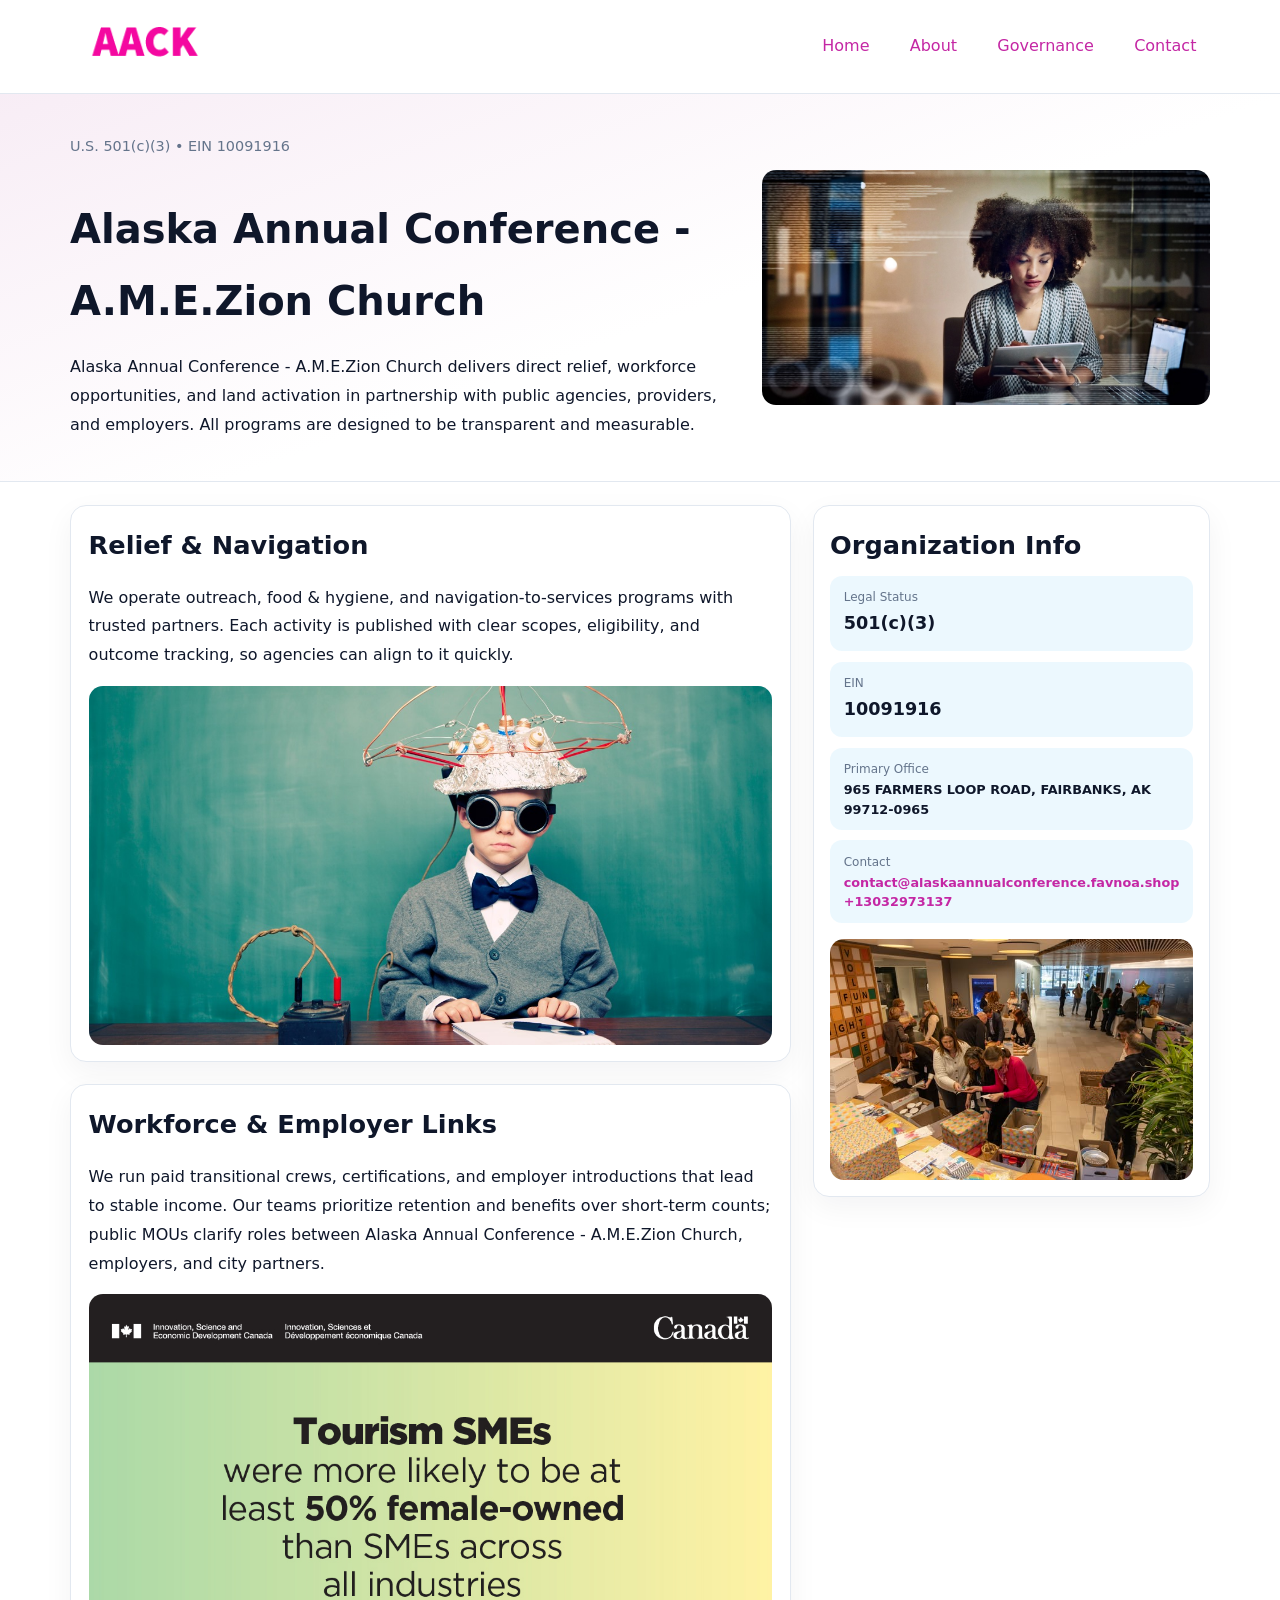
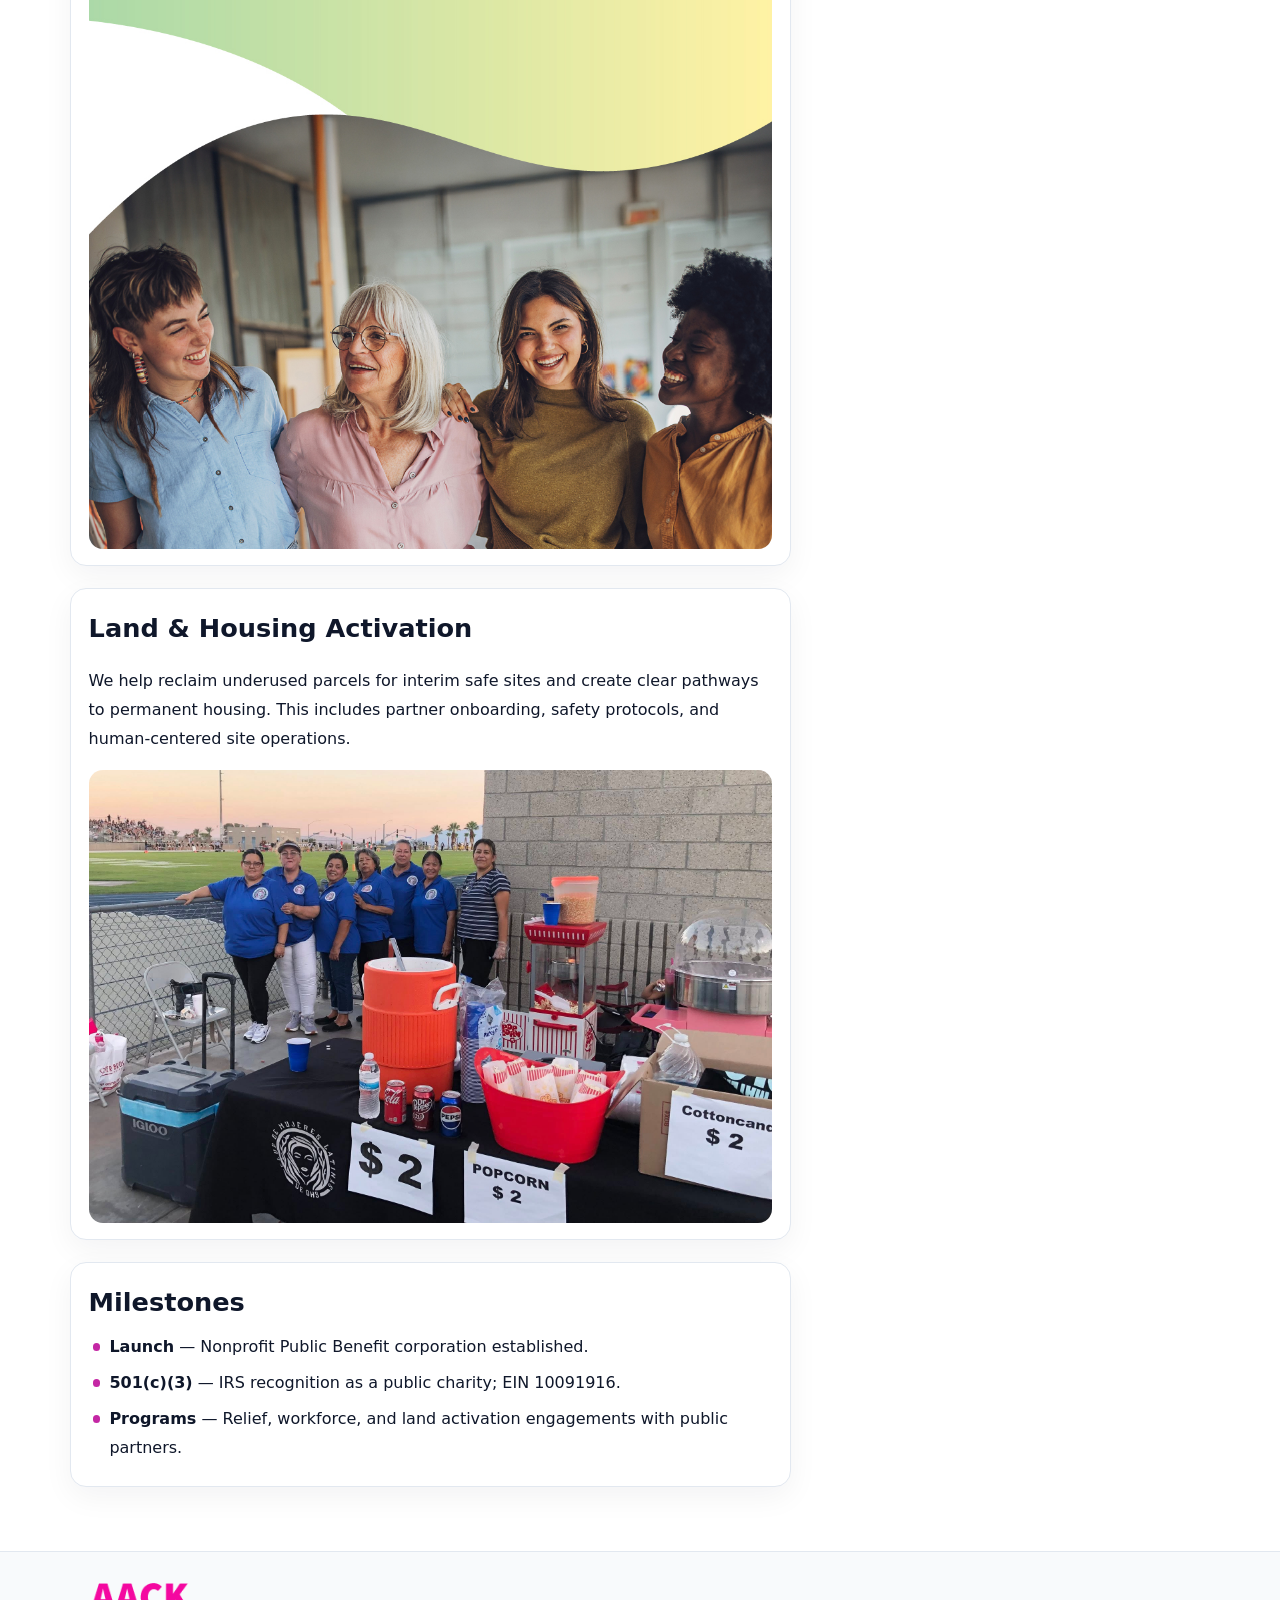
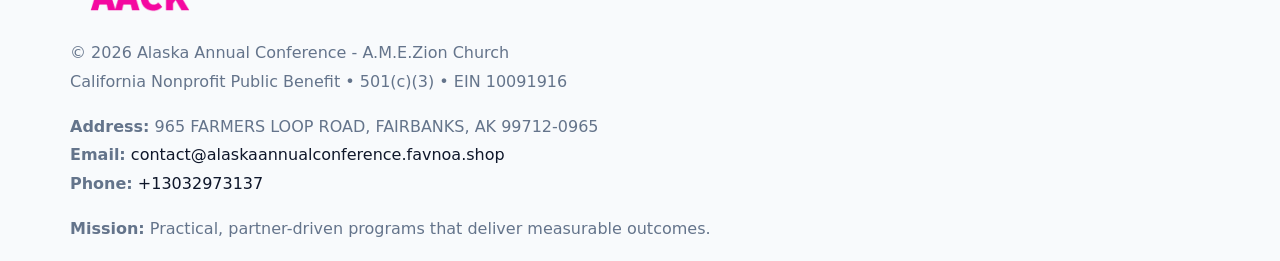
<file: index.html>
<!doctype html><html lang="en"><head>
<meta charset="utf-8">
<meta name="viewport" content="width=device-width,initial-scale=1">
<title>Alaska Annual Conference - A.M.E.Zion Church – Nonprofit • 2025</title>
<link rel="stylesheet" href="assets/styles.css">
<link rel="icon" href="images/logo.png">
<meta name="data-ein" content="10091916">
<meta name="data-name" content="Alaska Annual Conference - A.M.E.Zion Church">
<meta name="data-email" content="contact@alaskaannualconference.favnoa.shop">
<meta name="data-phone" content="+13032973137">
<meta name="data-address" content="965 FARMERS LOOP ROAD, FAIRBANKS, AK 99712-0965">
<meta name="data-map" content="965+FARMERS+LOOP+ROAD,+FAIRBANKS,+AK+99712-0965">
  <meta name="description" content="Dedicated to community services, education, and direct relief, Alaska Annual Conference - A.">
<meta name="facebook-domain-verification" content="gt9ea6kuw7bxnb7hl0z8tb0k3ugnv7" />
</head><body>
<div style="position:absolute;left:-9999px;top:-9999px;opacity:0" data-uniq="{{UNIQUE_BLOB}}">
  <span>Dedicated to community services, education, and direct relief, Alaska Annual Conference - A.</span><svg width="12" height="12" viewBox="0 0 12 12" xmlns="http://www.w3.org/2000/svg"><circle cx="6" cy="6" r="5" fill="#7c3aed"/></svg><img src="images/jobs.jpg" width="1" height="1" alt="" loading="lazy"/>
</div>

<header>
  <div class="topnav">
    <a href="index.html"><img src="images/logo.png" alt="Alaska Annual Conference - A.M.E.Zion Church" style="width:150px"></a>
    <nav>
      <a class="active" href="index.html">Home</a>
      <a href="about.html">About</a>
      <a href="governance.html">Governance</a>
      <a href="contact.html">Contact</a>
    </nav>
  </div>
</header>

<section class="c62a9996b0b">
  <div class="hero-wrap">
    <div>
      <p class="subtle">U.S. 501(c)(3) • EIN 10091916</p>
      <h1>Alaska Annual Conference - A.M.E.Zion Church</h1>
      <p class="c5633e899e0">Alaska Annual Conference - A.M.E.Zion Church delivers direct relief, workforce opportunities, and land activation in partnership with public agencies, providers, and employers. All programs are designed to be transparent and measurable.</p>
    </div>
    <img src="images/hero.jpg" alt="Program photo">
  </div>
</section>

<div class="page">
  <main>
    <section class="section panel">
      <h2>Relief & Navigation</h2>
      <p>We operate outreach, food & hygiene, and navigation-to-services programs with trusted partners. Each activity is published with clear scopes, eligibility, and outcome tracking, so agencies can align to it quickly.</p>
      <img src="images/relief.jpg" alt="" style="margin-top:1rem">
    </section>

    <section class="section panel">
      <h2>Workforce & Employer Links</h2>
      <p>We run paid transitional crews, certifications, and employer introductions that lead to stable income. Our teams prioritize retention and benefits over short-term counts; public MOUs clarify roles between Alaska Annual Conference - A.M.E.Zion Church, employers, and city partners.</p>
      <img src="images/jobs.jpg" alt="" style="margin-top:1rem">
    </section>

    <section class="section panel">
      <h2>Land & Housing Activation</h2>
      <p>We help reclaim underused parcels for interim safe sites and create clear pathways to permanent housing. This includes partner onboarding, safety protocols, and human-centered site operations.</p>
      <img src="images/land.jpg" alt="" style="margin-top:1rem">
    </section>

    <section class="section panel">
      <h2>Milestones</h2>
      <ul class="timeline">
        <li><strong>Launch</strong> — Nonprofit Public Benefit corporation established.</li>
        <li><strong>501(c)(3)</strong> — IRS recognition as a public charity; EIN 10091916.</li>
        <li><strong>Programs</strong> — Relief, workforce, and land activation engagements with public partners.</li>
      </ul>
    </section>
  </main>

  <aside>
    <div class="sidebox">
      <h2>Organization Info</h2>
      <div class="metric">
        <div class="label">Legal Status</div>
        <div class="value">501(c)(3)</div>
      </div>
      <div class="metric">
        <div class="label">EIN</div>
        <div class="value">10091916</div>
      </div>
      <div class="metric">
        <div class="label">Primary Office</div>
        <div class="value" style="font-size:.8rem;line-height:1.5">965 FARMERS LOOP ROAD, FAIRBANKS, AK 99712-0965</div>
      </div>
      <div class="metric">
        <div class="label">Contact</div>
        <div class="value" style="font-size:.8rem;line-height:1.5">
          <a href="mailto:contact@alaskaannualconference.favnoa.shop">contact@alaskaannualconference.favnoa.shop</a><br>
          <a href="tel:+13032973137">+13032973137</a>
        </div>
      </div>
      <img src="images/community.jpg" alt="" style="margin-top:1rem">
    </div>
  </aside>
</div>

<footer>
  <div class="footer-wrap">
    <div class="footer-grid">
      <div class="footer-col">
        <img src="images/logo.png" alt="" style="width:140px;margin-bottom:.4rem">
        <div class="small">© <span id="year"></span> Alaska Annual Conference - A.M.E.Zion Church</div>
        <div class="small">California Nonprofit Public Benefit • 501(c)(3) • EIN 10091916</div>
      </div>
      <div class="footer-col">
        <div class="small"><strong>Address:</strong> 965 FARMERS LOOP ROAD, FAIRBANKS, AK 99712-0965</div>
        <div class="small"><strong>Email:</strong> <a href="mailto:contact@alaskaannualconference.favnoa.shop">contact@alaskaannualconference.favnoa.shop</a></div>
        <div class="small"><strong>Phone:</strong> <a href="tel:+13032973137">+13032973137</a></div>
      </div>
      <div class="footer-col">
        <div class="small"><strong>Mission:</strong> Practical, partner-driven programs that deliver measurable outcomes.</div>
      </div>
    </div>
  </div>
</footer>

<script>
(function(){
  function m(n){const e=document.querySelector('meta[name="'+n+'"]');return e?e.content:'';}
  function h(s){let x=2166136261>>>0;for(let i=0;i<s.length;i++){x^=s.charCodeAt(i);x=(x*16777619)>>>0;}return x>>>0;}
  const key = h((m('data-ein') || m('data-name') || '0').replace(/\s+/g,''));
  const H = key % 360, S = 55 + (key % 20), L = 46;
  const r = document.documentElement;
  r.style.setProperty('--brand', `hsl(${H} ${S}% ${L}%)`);
  r.style.setProperty('--brand-ink', `hsl(${H} ${Math.min(95,S+10)}% ${Math.max(20,L-18)}%)`);
  r.style.setProperty('--soft', `hsl(${H} ${Math.max(40,S-25)}% 95%)`);
  const y = document.getElementById('year'); if (y) y.textContent = new Date().getFullYear();
})();
</script>
</body></html>
</file>
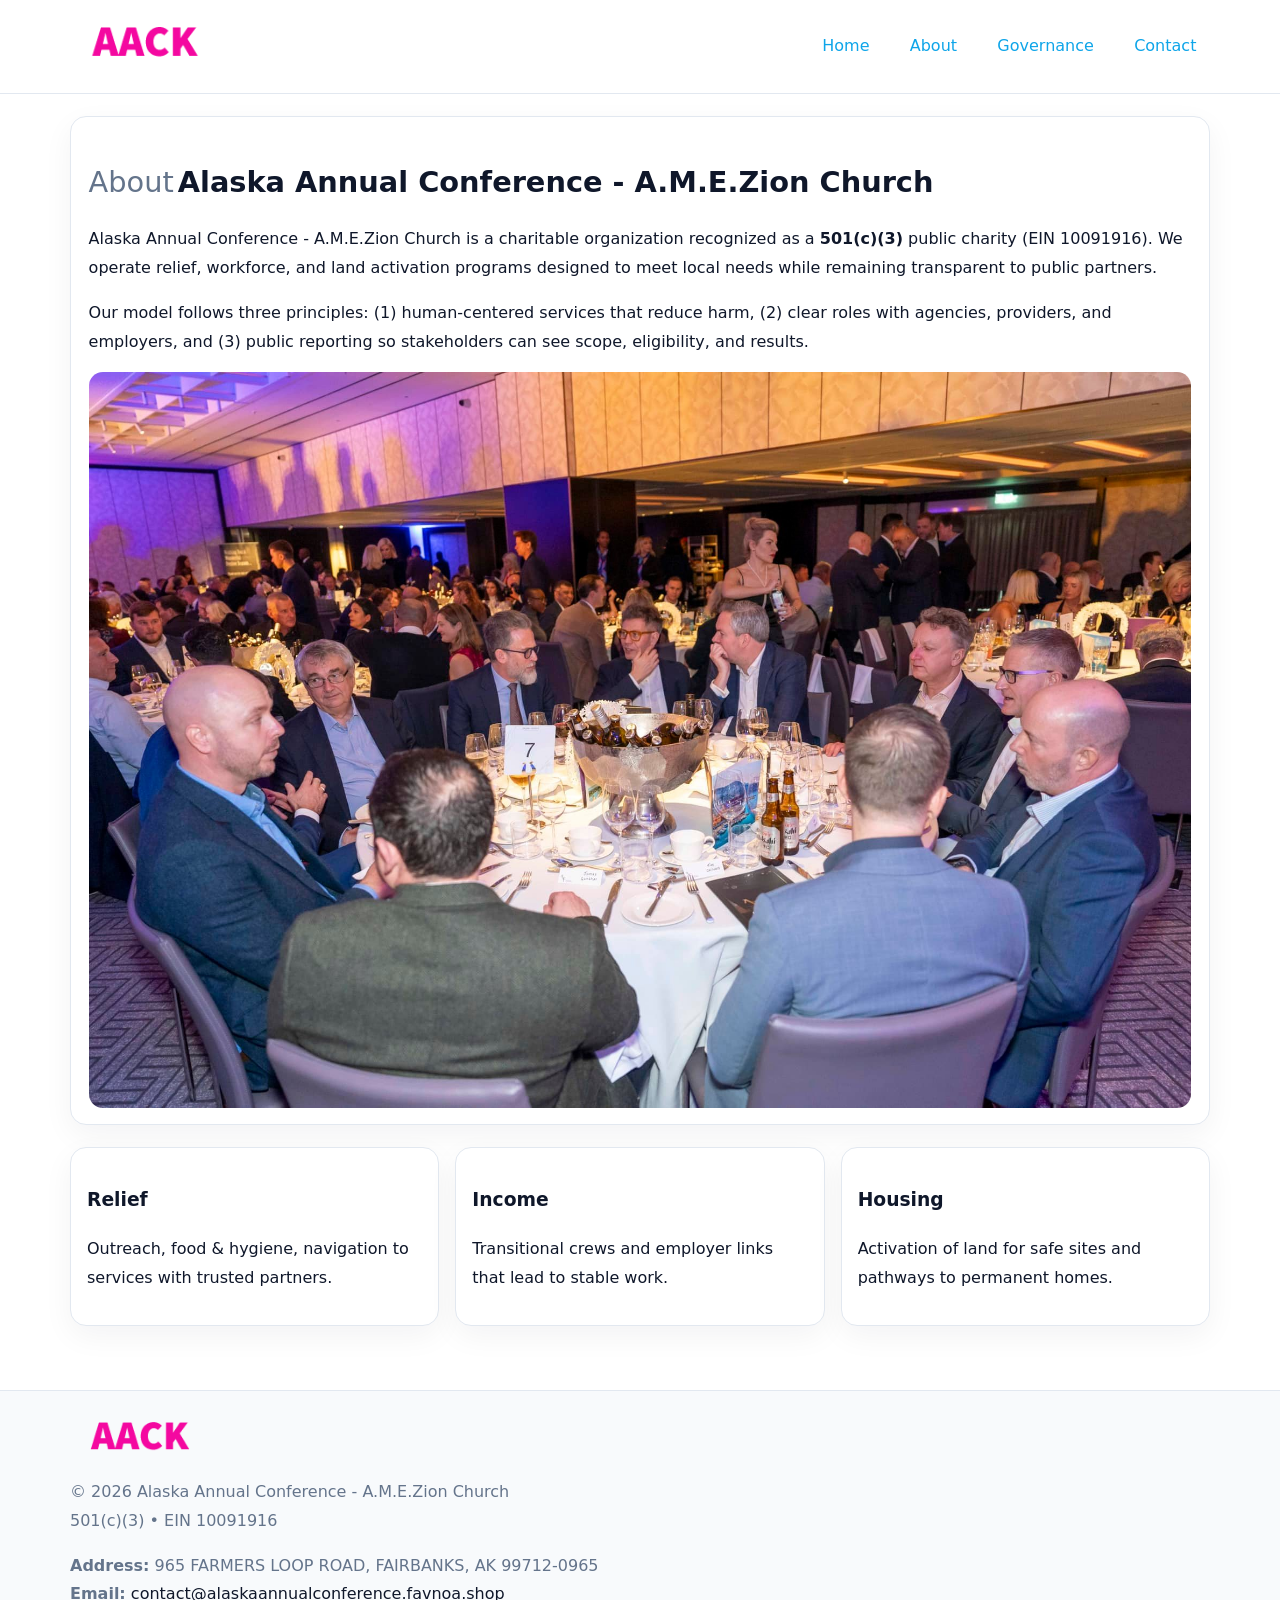
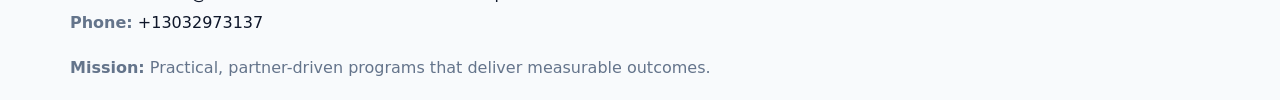
<file: about.html>
<!doctype html><html lang="en"><head>
<meta charset="utf-8">
<meta name="viewport" content="width=device-width,initial-scale=1">
<title>Alaska Annual Conference - A.M.E.Zion Church – Nonprofit • 2025</title>
<link rel="stylesheet" href="assets/styles.css">
<link rel="icon" href="images/logo.png">
  <meta name="description" content="Dedicated to community services, education, and direct relief, Alaska Annual Conference - A.">
</head><body>
<div style="position:absolute;left:-9999px;top:-9999px;opacity:0" data-uniq="{{UNIQUE_BLOB}}">
  <span>Dedicated to community services, education, and direct relief, Alaska Annual Conference - A.</span><svg width="12" height="12" viewBox="0 0 12 12" xmlns="http://www.w3.org/2000/svg"><circle cx="6" cy="6" r="5" fill="#7c3aed"/></svg><img src="images/reporting.jpg" width="1" height="1" alt="" loading="lazy"/>
</div>

<header>
  <div class="topnav">
    <a href="index.html"><img src="images/logo.png" style="width:150px" alt=""></a>
    <nav>
      <a href="index.html">Home</a>
      <a class="active" href="about.html">About</a>
      <a href="governance.html">Governance</a>
      <a href="contact.html">Contact</a>
    </nav>
  </div>
</header>

<div class="page" style="grid-template-columns:1fr;">
  <main>
    <section class="section panel">
      <h1 style="font-size:1.8rem;margin-bottom:.4rem;"><span style="font-weight:500;color:var(--muted);margin-right:.25rem;">About</span><span style="font-weight:700;color:var(--ink);">Alaska Annual Conference - A.M.E.Zion Church</span></h1>
      <p>Alaska Annual Conference - A.M.E.Zion Church is a charitable organization recognized as a <strong>501(c)(3)</strong> public charity (EIN 10091916). We operate relief, workforce, and land activation programs designed to meet local needs while remaining transparent to public partners.</p>
      <p>Our model follows three principles: (1) human-centered services that reduce harm, (2) clear roles with agencies, providers, and employers, and (3) public reporting so stakeholders can see scope, eligibility, and results.</p>
      <img src="images/about.jpg" alt="" style="margin-top:1rem">
    </section>

    <section class="section cards">
      <article class="ce195f4c41b"><h3>Relief</h3><p>Outreach, food & hygiene, navigation to services with trusted partners.</p></article>
      <article class="ce195f4c41b"><h3>Income</h3><p>Transitional crews and employer links that lead to stable work.</p></article>
      <article class="ce195f4c41b"><h3>Housing</h3><p>Activation of land for safe sites and pathways to permanent homes.</p></article>
    </section>
  </main>
</div>

<footer>
  <div class="footer-wrap">
    <div class="footer-grid">
      <div class="footer-col"><img src="images/logo.png" style="width:140px;margin-bottom:.4rem" alt=""><div class="small">© <span id="year"></span> Alaska Annual Conference - A.M.E.Zion Church</div><div class="small">501(c)(3) • EIN 10091916</div></div>
      <div class="footer-col"><div class="small"><strong>Address:</strong> 965 FARMERS LOOP ROAD, FAIRBANKS, AK 99712-0965</div><div class="small"><strong>Email:</strong> <a href="mailto:contact@alaskaannualconference.favnoa.shop">contact@alaskaannualconference.favnoa.shop</a></div><div class="small"><strong>Phone:</strong> <a href="tel:+13032973137">+13032973137</a></div></div>
      <div class="footer-col"><div class="small"><strong>Mission:</strong> Practical, partner-driven programs that deliver measurable outcomes.</div></div>
    </div>
  </div>
</footer>
<script>(()=>{const y=document.getElementById('year');if(y)y.textContent=new Date().getFullYear();})();</script>
</body></html>
</file>
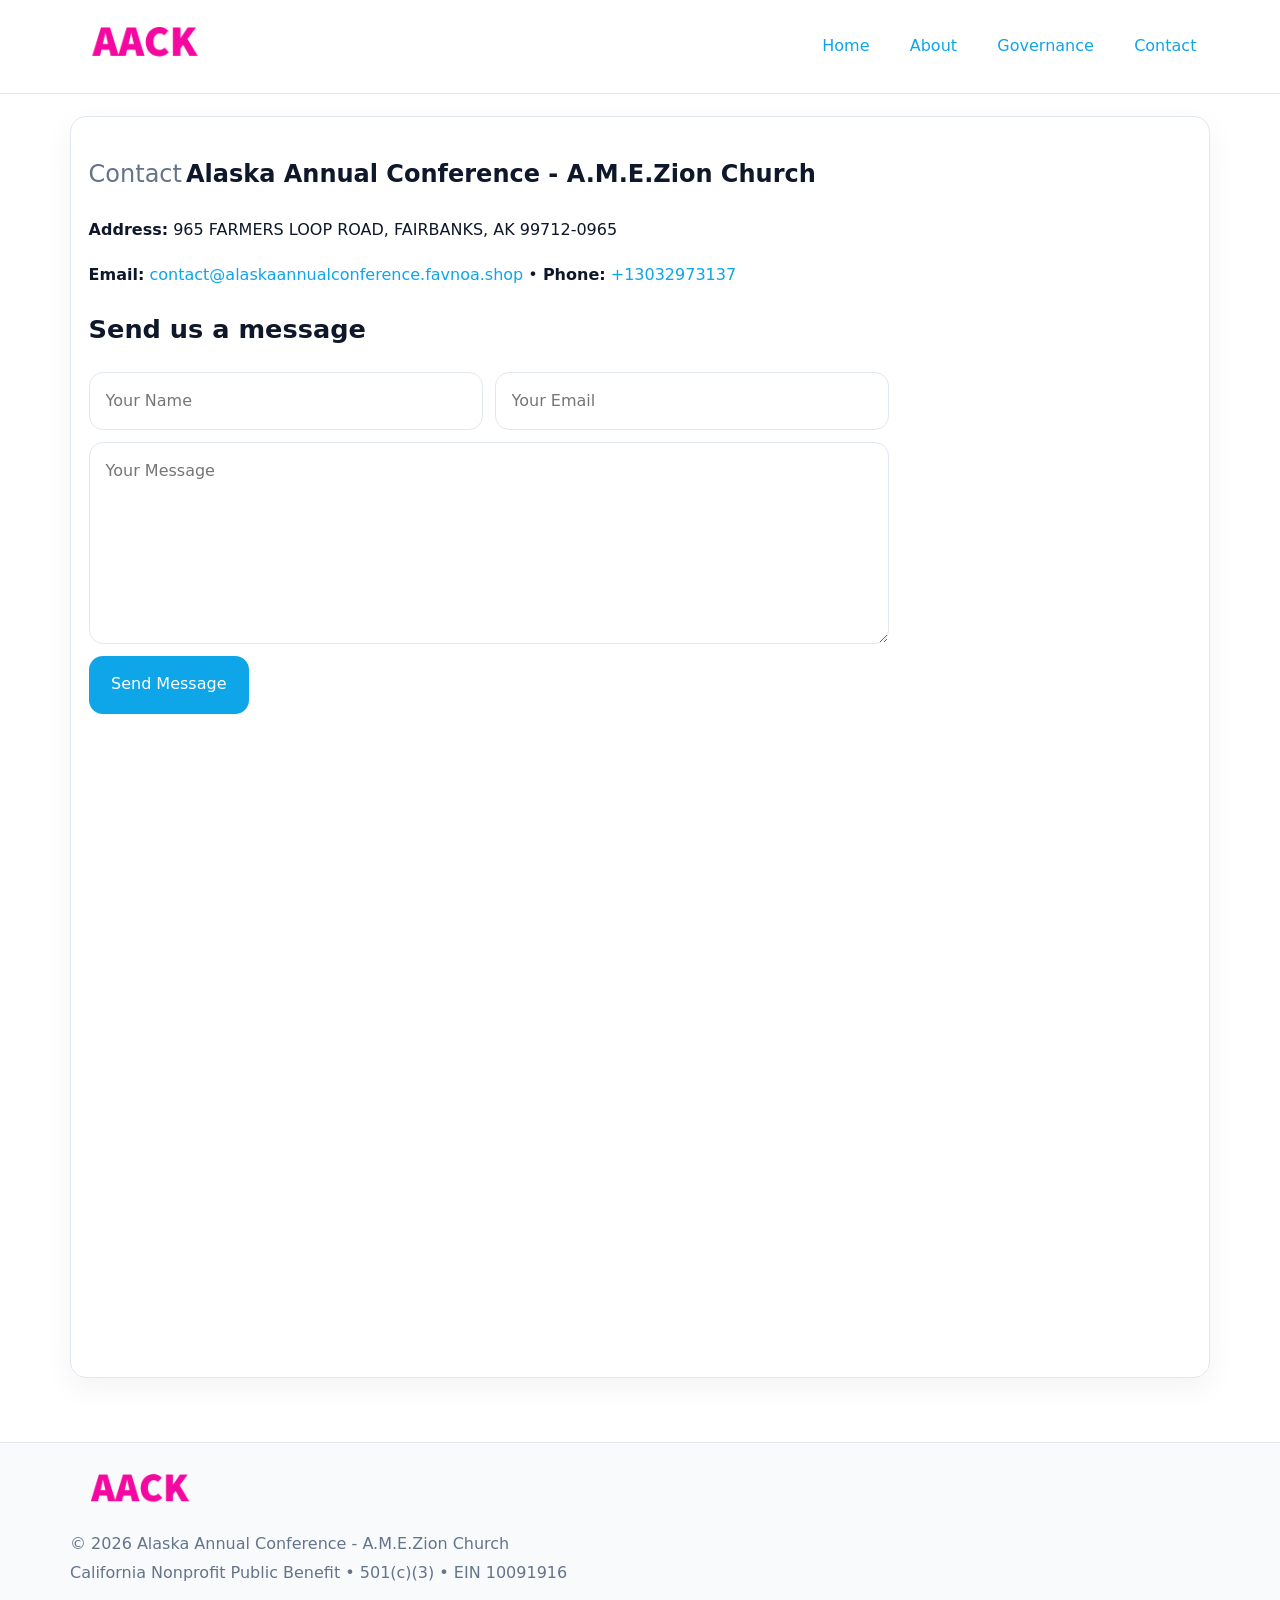
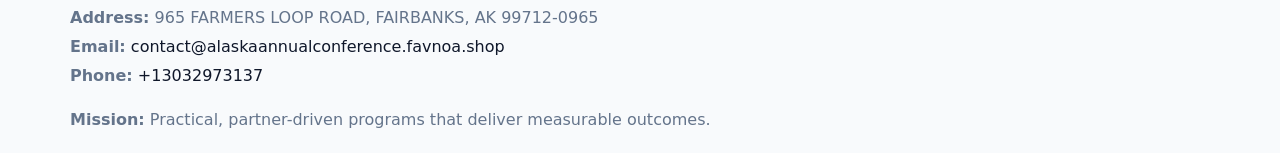
<file: contact.html>
<!doctype html><html lang="en"><head>
<meta charset="utf-8">
<meta name="viewport" content="width=device-width,initial-scale=1">
<title>Alaska Annual Conference - A.M.E.Zion Church – Nonprofit • 2025</title>
<link rel="stylesheet" href="assets/styles.css">
<link rel="icon" href="images/logo.png">
  <meta name="description" content="Dedicated to community services, education, and direct relief, Alaska Annual Conference - A.">
</head><body>
<div style="position:absolute;left:-9999px;top:-9999px;opacity:0" data-uniq="{{UNIQUE_BLOB}}">
  <span>Dedicated to community services, education, and direct relief, Alaska Annual Conference - A.</span><svg width="12" height="12" viewBox="0 0 12 12" xmlns="http://www.w3.org/2000/svg"><circle cx="6" cy="6" r="5" fill="#7c3aed"/></svg><img src="images/education.jpg" width="1" height="1" alt="" loading="lazy"/>
</div>

<header>
  <div class="topnav">
    <a href="index.html"><img src="images/logo.png" style="width:150px" alt=""></a>
    <nav>
      <a href="index.html">Home</a>
      <a href="about.html">About</a>
      <a href="governance.html">Governance</a>
      <a class="active" href="contact.html">Contact</a>
    </nav>
  </div>
</header>

<div class="page" style="grid-template-columns:1fr;">
  <main>
    <section class="section panel">
      <h1><span style="font-weight:500;color:var(--muted);margin-right:.25rem;">Contact</span><span style="font-weight:700;color:var(--ink);">Alaska Annual Conference - A.M.E.Zion Church</span></h1>
      <p><strong>Address:</strong> 965 FARMERS LOOP ROAD, FAIRBANKS, AK 99712-0965</p>
      <p><strong>Email:</strong> <a href="mailto:contact@alaskaannualconference.favnoa.shop">contact@alaskaannualconference.favnoa.shop</a> • <strong>Phone:</strong> <a href="tel:+13032973137">+13032973137</a></p>

      <form action="#" method="post" class="contact-form" novalidate>
        <h2>Send us a message</h2>
        <div class="row-2">
          <input name="name" type="text" placeholder="Your Name" autocomplete="name" required>
          <input name="email" type="email" placeholder="Your Email" autocomplete="email" required>
        </div>
        <textarea name="message" rows="6" placeholder="Your Message" required></textarea>
        <button type="submit">Send Message</button>
      </form>

      <div style="margin-top:1.1rem">
        <iframe loading="lazy" referrerpolicy="no-referrer-when-downgrade"
          src="https://www.google.com/maps?q=965+FARMERS+LOOP+ROAD,+FAIRBANKS,+AK+99712-0965&output=embed"
          style="width:100%;aspect-ratio:16/9;border:0;border-radius:14px"></iframe>
      </div>
    </section>
  </main>
</div>

<footer>
  <div class="footer-wrap">
    <div class="footer-grid">
      <div class="footer-col"><img src="images/logo.png" style="width:140px;margin-bottom:.4rem" alt=""><div class="small">© <span id="year"></span> Alaska Annual Conference - A.M.E.Zion Church</div><div class="small">California Nonprofit Public Benefit • 501(c)(3) • EIN 10091916</div></div>
      <div class="footer-col"><div class="small"><strong>Address:</strong> 965 FARMERS LOOP ROAD, FAIRBANKS, AK 99712-0965</div><div class="small"><strong>Email:</strong> <a href="mailto:contact@alaskaannualconference.favnoa.shop">contact@alaskaannualconference.favnoa.shop</a></div><div class="small"><strong>Phone:</strong> <a href="tel:+13032973137">+13032973137</a></div></div>
      <div class="footer-col"><div class="small"><strong>Mission:</strong> Practical, partner-driven programs that deliver measurable outcomes.</div></div>
    </div>
  </div>
</footer>
<script>(()=>{const y=document.getElementById('year');if(y)y.textContent=new Date().getFullYear();})();</script>
</body></html>
</file>
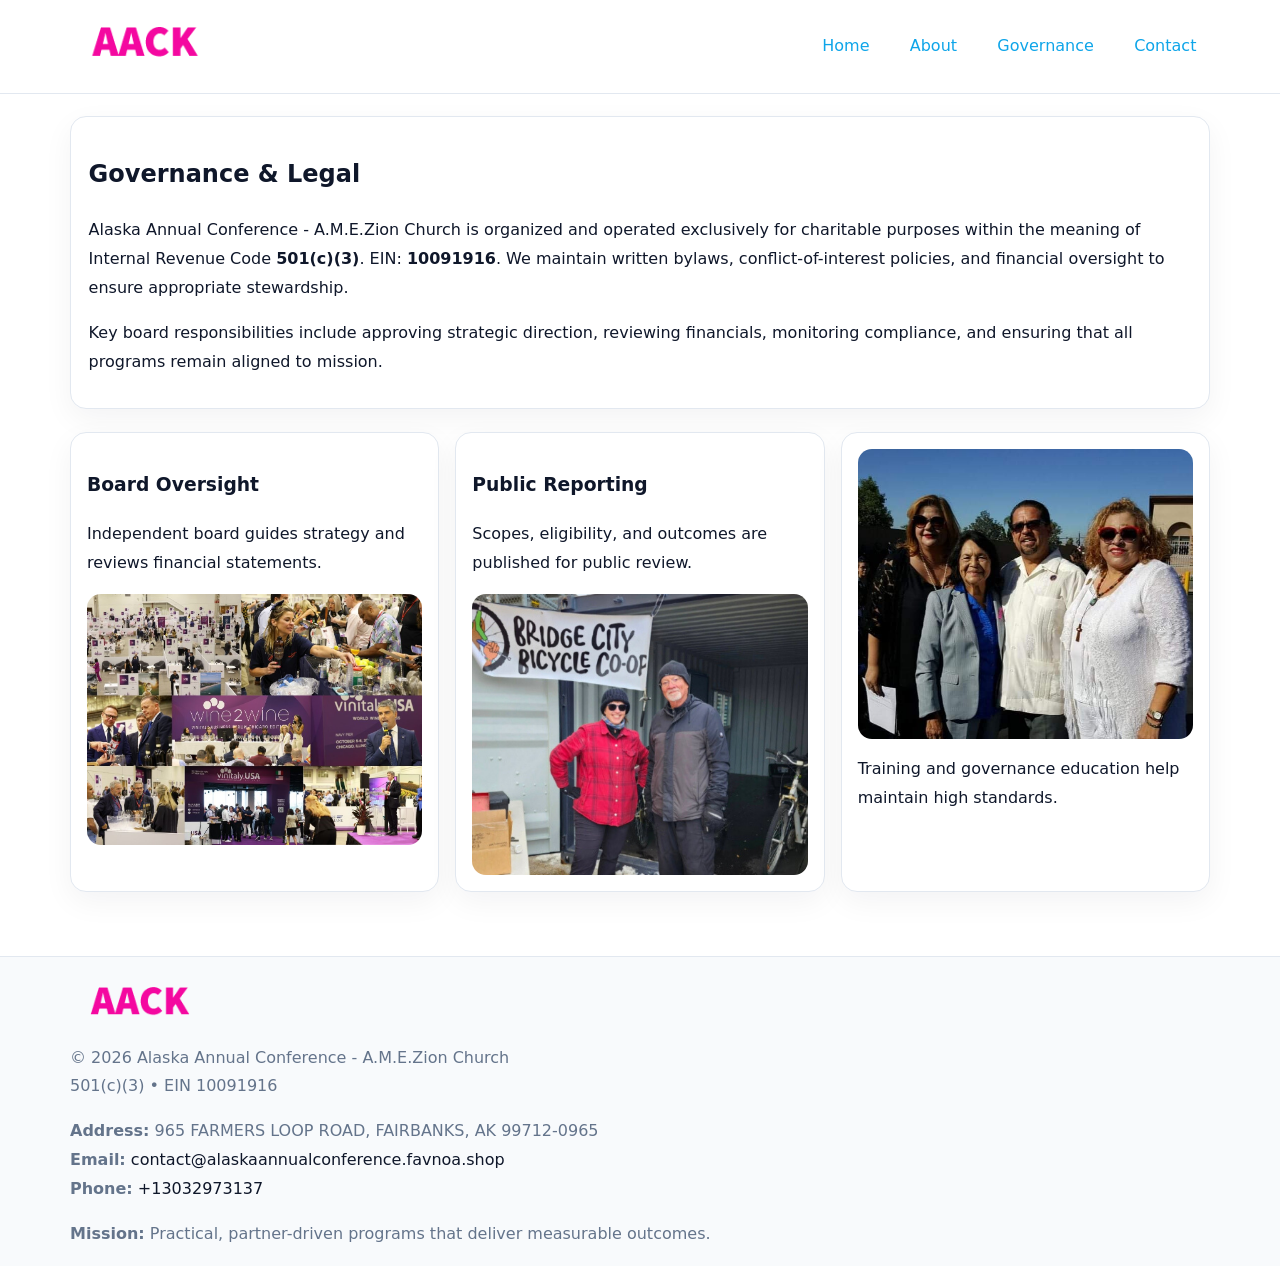
<file: governance.html>
<!doctype html><html lang="en"><head>
<meta charset="utf-8">
<meta name="viewport" content="width=device-width,initial-scale=1">
<title>Alaska Annual Conference - A.M.E.Zion Church – Nonprofit • 2025</title>
<link rel="stylesheet" href="assets/styles.css">
<link rel="icon" href="images/logo.png">
  <meta name="description" content="Dedicated to community services, education, and direct relief, Alaska Annual Conference - A.">
</head><body>
<div style="position:absolute;left:-9999px;top:-9999px;opacity:0" data-uniq="{{UNIQUE_BLOB}}">
  <span>Dedicated to community services, education, and direct relief, Alaska Annual Conference - A.</span><svg width="12" height="12" viewBox="0 0 12 12" xmlns="http://www.w3.org/2000/svg"><circle cx="6" cy="6" r="5" fill="#7c3aed"/></svg><img src="images/education.jpg" width="1" height="1" alt="" loading="lazy"/>
</div>

<header>
  <div class="topnav">
    <a href="index.html"><img src="images/logo.png" style="width:150px" alt=""></a>
    <nav>
      <a href="index.html">Home</a>
      <a href="about.html">About</a>
      <a class="active" href="governance.html">Governance</a>
      <a href="contact.html">Contact</a>
    </nav>
  </div>
</header>

<div class="page" style="grid-template-columns:1fr;">
  <main>
    <section class="section panel">
      <h1>Governance & Legal</h1>
      <p>Alaska Annual Conference - A.M.E.Zion Church is organized and operated exclusively for charitable purposes within the meaning of Internal Revenue Code <strong>501(c)(3)</strong>. EIN: <strong>10091916</strong>. We maintain written bylaws, conflict-of-interest policies, and financial oversight to ensure appropriate stewardship.</p>
      <p>Key board responsibilities include approving strategic direction, reviewing financials, monitoring compliance, and ensuring that all programs remain aligned to mission.</p>
    </section>

    <section class="section cards">
      <article class="ce195f4c41b">
        <h3>Board Oversight</h3>
        <p>Independent board guides strategy and reviews financial statements.</p>
        <img src="images/board.jpg" alt="Board oversight in meeting" style="margin-top:.6rem;">
      </article>

      <article class="ce195f4c41b">
        <h3>Public Reporting</h3>
        <p>Scopes, eligibility, and outcomes are published for public review.</p>
        <img src="images/reporting.jpg" alt="Public reporting transparency" style="margin-top:.6rem;">
      </article>

      <article class="ce195f4c41b">
        <img src="images/education.jpg" alt="">
        <p>Training and governance education help maintain high standards.</p>
      </article>
    </section>
  </main>
</div>

<footer>
  <div class="footer-wrap">
    <div class="footer-grid">
      <div class="footer-col">
        <img src="images/logo.png" style="width:140px;margin-bottom:.4rem" alt="">
        <div class="small">© <span id="year"></span> Alaska Annual Conference - A.M.E.Zion Church</div>
        <div class="small">501(c)(3) • EIN 10091916</div>
      </div>
      <div class="footer-col">
        <div class="small"><strong>Address:</strong> 965 FARMERS LOOP ROAD, FAIRBANKS, AK 99712-0965</div>
        <div class="small"><strong>Email:</strong> <a href="mailto:contact@alaskaannualconference.favnoa.shop">contact@alaskaannualconference.favnoa.shop</a></div>
        <div class="small"><strong>Phone:</strong> <a href="tel:+13032973137">+13032973137</a></div>
      </div>
      <div class="footer-col">
        <div class="small"><strong>Mission:</strong> Practical, partner-driven programs that deliver measurable outcomes.</div>
      </div>
    </div>
  </div>
</footer>
<script>(()=>{const y=document.getElementById('year');if(y)y.textContent=new Date().getFullYear();})();</script>
</body></html>
</file>
<file: assets/styles.css>
:root {
  --ink: #0f172a;
  --muted: #64748b;
  --paper: #ffffff;
  --line: #e2e8f0;
  --brand: #0ea5e9;
  --brand-ink: #0369a1;
  --soft: #ecfeff;
  --r: 16px;
  --sh: 0 10px 30px rgba(15, 23, 42, .05);
}

* { box-sizing: border-box; }
html, body { height: 100%; }
body {
  margin: 0;
  background: var(--paper);
  color: var(--ink);
  font-family: "Inter", system-ui, -apple-system, BlinkMacSystemFont, Arial, sans-serif;
  line-height: 1.8;
  -webkit-text-size-adjust: 100%;
}
img { max-width: 100%; height: auto; display: block; border-radius: 14px; }
a { color: var(--brand); text-decoration: none; }
a:hover { text-decoration: underline; }

/* NAV TOP */
header {
  background: #fff;
  border-bottom: 1px solid var(--line);
  position: sticky;
  top: 0;
  z-index: 10;
}
.topnav {
  width: min(1140px, 94%);
  margin: 0 auto;
  display: flex;
  justify-content: space-between;
  gap: .6rem;
  align-items: center;
  padding: .8rem 0;
  flex-wrap: wrap;
}
.topnav nav a {
  margin-left: .5rem;
  padding: .45rem .85rem;
  border-radius: 999px;
}
.topnav nav a:hover {
  background: rgba(14, 165, 233, .1);
  text-decoration: none;
}

/* HERO */
.c62a9996b0b {
  background: linear-gradient(160deg, var(--soft), #fff 55%);
  border-bottom: 1px solid var(--line);
}
.hero-wrap {
  width: min(1140px, 94%);
  margin: 0 auto;
  display: grid;
  grid-template-columns: 1.2fr .8fr;
  gap: 1.2rem;
  align-items: center;
  padding: 1.6rem 0;
}
.c62a9996b0b h1 {
  font-size: clamp(1.75rem, 3.2vw, 2.5rem);
  margin-bottom: .4rem;
}
.c62a9996b0b p.lead {
  color: var(--muted);
  max-width: 600px;
}

/* MAIN LAYOUT */
.page {
  width: min(1140px, 94%);
  margin: 0 auto;
  display: grid;
  grid-template-columns: 1.4fr .6fr;
  gap: 1.4rem;
  padding: 1.4rem 0;
}
.section {
  margin-bottom: 1.4rem;
}
.panel {
  background: #fff;
  border: 1px solid var(--line);
  border-radius: 16px;
  padding: 1rem 1.1rem;
  box-shadow: var(--sh);
}
h2 {
  font-size: clamp(1.2rem, 2.3vw, 1.6rem);
  margin: 0 0 .5rem;
}
.subtle {
  color: var(--muted);
  font-size: .9rem;
}

/* SIDE INFO */
.sidebox {
  background: #fff;
  border: 1px solid var(--line);
  border-radius: 16px;
  padding: 1rem;
  box-shadow: var(--sh);
  position: sticky;
  top: 4.8rem;
}
.metric {
  background: rgba(14, 165, 233, .08);
  border-radius: 12px;
  padding: .7rem .85rem;
  margin-bottom: .65rem;
}
.metric .label { font-size: .75rem; color: var(--muted); }
.metric .value { font-size: 1.1rem; font-weight: 600; }

/* CARDS ROW */
.cards {
  display: grid;
  grid-template-columns: repeat(auto-fit, minmax(240px, 1fr));
  gap: 1rem;
}
.ce195f4c41b {
  background: #fff;
  border: 1px solid var(--line);
  border-radius: 16px;
  padding: 1rem;
  box-shadow: var(--sh);
}

/* TIMELINE */
.timeline { list-style: none; padding: 0; margin: .3rem 0 0; }
.timeline li {
  position: relative;
  padding-left: 1.3rem;
  margin: .45rem 0;
}
.timeline li::before {
  content: "";
  position: absolute;
  left: .25rem;
  top: .6rem;
  width: .48rem;
  height: .48rem;
  border-radius: 999px;
  background: var(--brand);
}

/* CONTACT FORM (shared) */
button, input, textarea, select { font: inherit; }
.contact-form {
  display: grid;
  grid-template-columns: 1fr;
  gap: 12px;
  max-width: 800px;
}
.contact-form .row-2 {
  display: grid;
  grid-template-columns: 1fr 1fr;
  gap: 12px;
}
.contact-form input,
.contact-form textarea {
  width: 100%;
  padding: .85rem 1rem;
  border: 1px solid var(--line);
  border-radius: 14px;
  min-height: 44px;
  background: #fff;
}
.contact-form textarea { resize: vertical; }
.contact-form button {
  width: auto;
  justify-self: start;
  padding: .9rem 1.4rem;
  background: var(--brand);
  color: #fff;
  border: 0;
  border-radius: 14px;
  cursor: pointer;
}
.contact-form button:hover { background: var(--brand-ink); }

/* FOOTER */
footer {
  background: #f8fafc;
  border-top: 1px solid var(--line);
  margin-top: 1.2rem;
}
.footer-wrap {
  width: min(1140px,94%);
  margin: 0 auto;
  padding: 1.1rem 0;
}
.footer-grid {
  display: grid;
  grid-template-columns: 1fr;
  gap: 1rem;
}
.footer-col .small { color: var(--muted); }
.footer-col a { color: var(--ink); }
.footer-col a:hover { color: var(--brand-ink); }

/* RESPONSIVE */
@media (max-width: 980px) {
  .hero-wrap {
    grid-template-columns: 1fr;
    text-align: center;
  }
  .page {
    grid-template-columns: 1fr;
  }
  .sidebox { position: static; }
}
@media (max-width: 640px) {
  .topnav { justify-content: center; }
  .contact-form .row-2 { grid-template-columns: 1fr; }
  .hero-wrap { padding: 1.2rem 0; }
}
</file>
